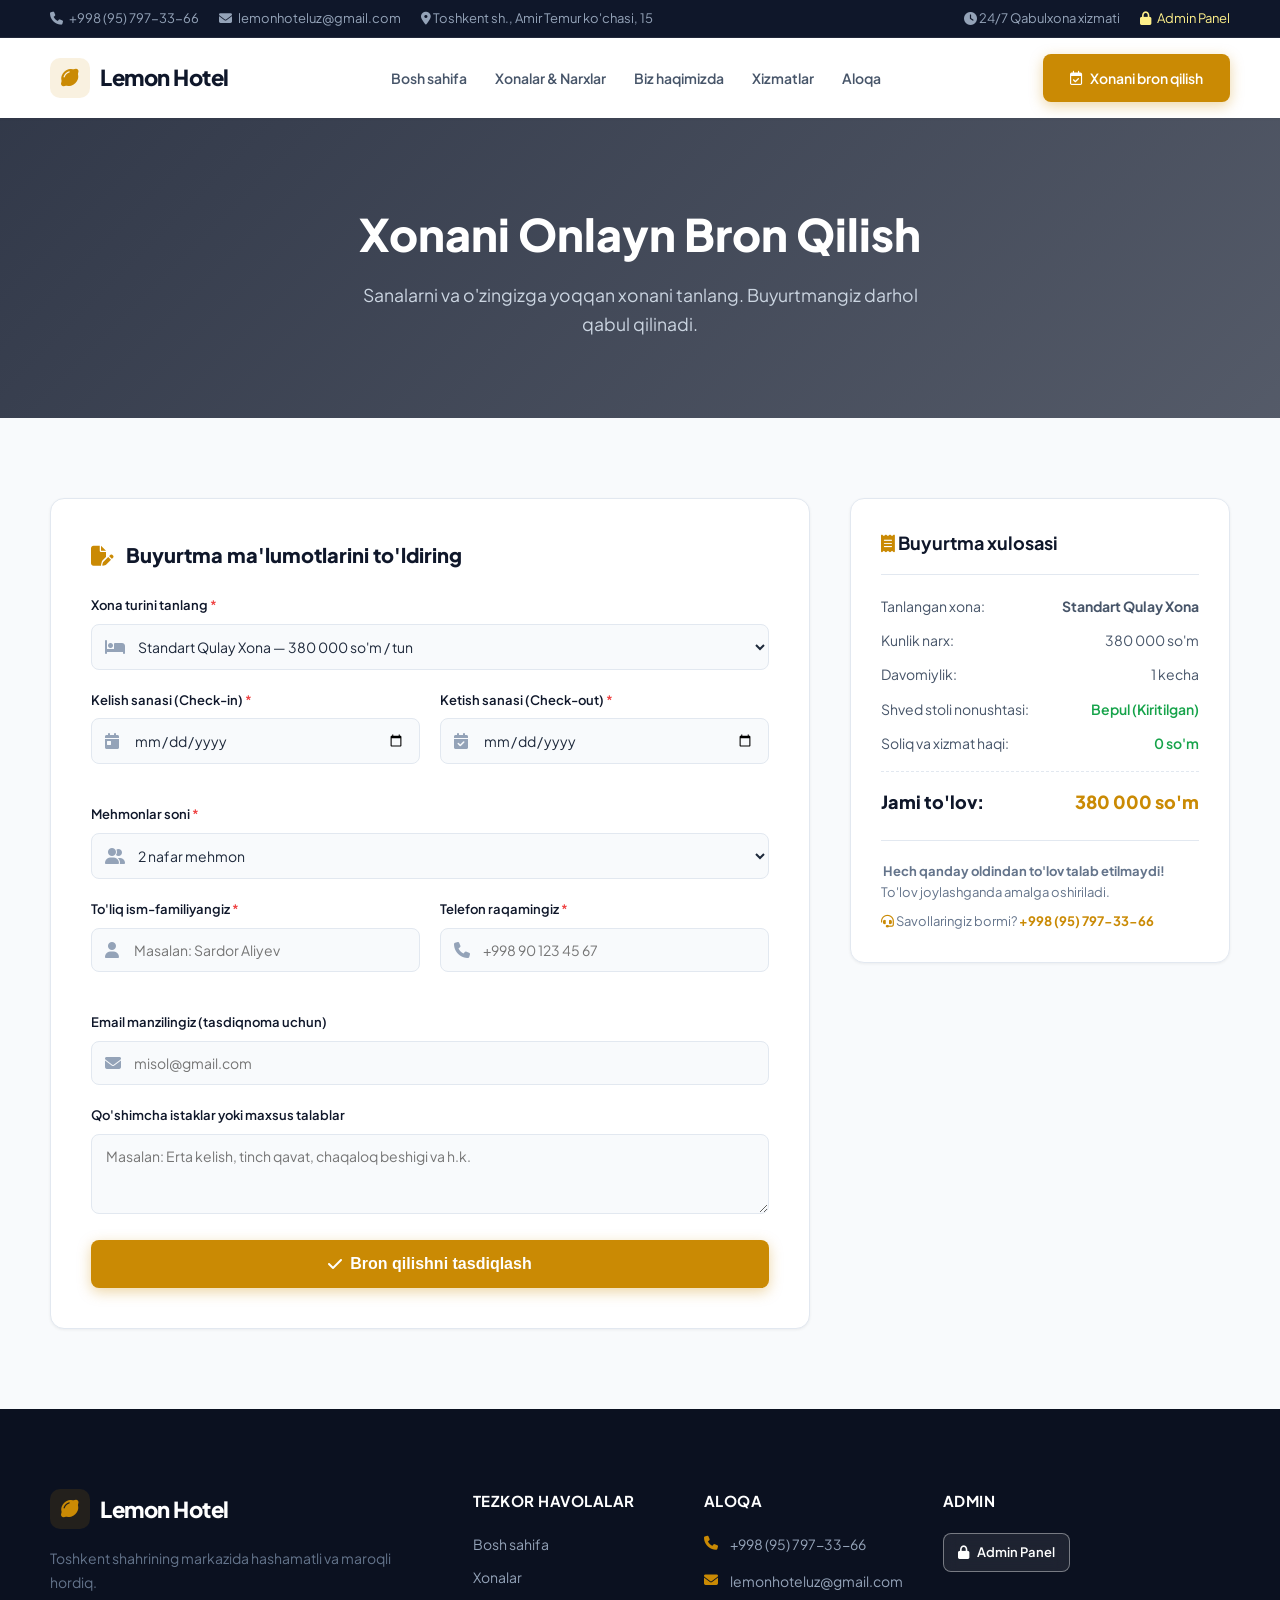
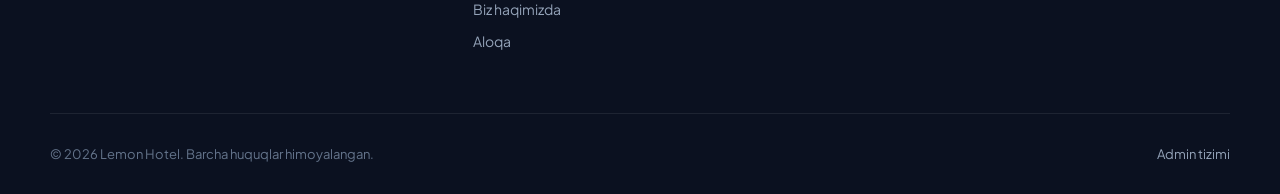
<file: booking.html>
<!DOCTYPE html>
<html lang="uz">
<head>
  <meta charset="UTF-8">
  <meta name="viewport" content="width=device-width, initial-scale=1.0">
  <title>Xonani bron qilish | Lemon Hotel</title>
  <meta name="description" content="Lemon Hotel xonalarini qulay va tezkor tarzda onlayn bron qiling.">

  <!-- Google Fonts: Plus Jakarta Sans -->
  <link rel="preconnect" href="https://fonts.googleapis.com">
  <link rel="preconnect" href="https://fonts.gstatic.com" crossorigin>
  <link href="https://fonts.googleapis.com/css2?family=Plus+Jakarta+Sans:wght@400;500;600;700;800&display=swap" rel="stylesheet">

  <!-- Font Awesome Icons -->
  <link rel="stylesheet" href="https://cdnjs.cloudflare.com/ajax/libs/font-awesome/6.4.0/css/all.min.css">

  <!-- Main Stylesheet -->
  <link rel="stylesheet" href="style.css">
</head>
<body>

  <!-- TOP BAR -->
  <div class="top-bar">
    <div class="container">
      <div class="top-bar-left">
        <a href="tel:+998957973366"><i class="fa-solid fa-phone"></i> +998 (95) 797-33-66</a>
        <a href="mailto:lemonhoteluz@gmail.com"><i class="fa-solid fa-envelope"></i> lemonhoteluz@gmail.com</a>
        <span><i class="fa-solid fa-location-dot"></i> Toshkent sh., Amir Temur ko'chasi, 15</span>
      </div>
      <div class="top-bar-right">
        <span><i class="fa-solid fa-clock"></i> 24/7 Qabulxona xizmati</span>
        <a href="admin.php" style="color: var(--primary-light);"><i class="fa-solid fa-lock"></i> Admin Panel</a>
      </div>
    </div>
  </div>

  <!-- NAVBAR -->
  <header class="header-nav">
    <div class="container nav-container">
      <a href="index.html" class="brand-logo">
        <div class="logo-icon"><i class="fa-solid fa-lemon"></i></div>
        <span>Lemon Hotel</span>
      </a>

      <nav class="nav-links" id="navLinks">
        <a href="index.html">Bosh sahifa</a>
        <a href="rooms.html">Xonalar & Narxlar</a>
        <a href="about.html">Biz haqimizda</a>
        <a href="index.html#services">Xizmatlar</a>
        <a href="contact.html">Aloqa</a>
      </nav>

      <div class="nav-actions">
        <a href="booking.html" class="btn btn-primary">
          <i class="fa-regular fa-calendar-check"></i> Xonani bron qilish
        </a>
        <button class="menu-toggle" id="menuToggle" aria-label="Menyu">
          <i class="fa-solid fa-bars"></i>
        </button>
      </div>
    </div>
  </header>

  <!-- PAGE HERO -->
  <section class="page-hero">
    <div class="container">
      <h1>Xonani Onlayn Bron Qilish</h1>
      <p>Sanalarni va o'zingizga yoqqan xonani tanlang. Buyurtmangiz darhol qabul qilinadi.</p>
    </div>
  </section>

  <!-- BOOKING SECTION -->
  <section class="booking-page-wrap">
    <div class="container">
      <div class="booking-layout-grid">
        <!-- Chap tomonda: Forma -->
        <div class="form-card">
          <h2 style="font-size: 20px; font-weight: 800; margin-bottom: 24px; color: var(--dark);">
            <i class="fa-solid fa-file-pen" style="color: var(--primary); margin-right: 8px;"></i> Buyurtma ma'lumotlarini to'ldiring
          </h2>

          <form id="mainBookingForm">
            <!-- 1. Xona turi -->
            <div class="form-group">
              <label for="room_type">Xona turini tanlang <span class="required">*</span></label>
              <div class="input-icon-wrap">
                <i class="fa-solid fa-bed"></i>
                <select id="room_type" name="room_type" required>
                  <option value="standard">Standart Qulay Xona — 380 000 so'm / tun</option>
                  <option value="deluxe">Deluxe Premium Xona — 580 000 so'm / tun</option>
                  <option value="suite">Luxe Biznes Suite — 890 000 so'm / tun</option>
                  <option value="family">Prezident Oilaviy Suite — 1 400 000 so'm / tun</option>
                </select>
              </div>
            </div>

            <!-- 2. Sanalar -->
            <div class="form-row">
              <div class="form-group">
                <label for="check_in">Kelish sanasi (Check-in) <span class="required">*</span></label>
                <div class="input-icon-wrap">
                  <i class="fa-solid fa-calendar-day"></i>
                  <input type="date" id="check_in" name="check_in" required>
                </div>
              </div>

              <div class="form-group">
                <label for="check_out">Ketish sanasi (Check-out) <span class="required">*</span></label>
                <div class="input-icon-wrap">
                  <i class="fa-solid fa-calendar-check"></i>
                  <input type="date" id="check_out" name="check_out" required>
                </div>
              </div>
            </div>

            <!-- 3. Mehmonlar soni -->
            <div class="form-group">
              <label for="guests_count">Mehmonlar soni <span class="required">*</span></label>
              <div class="input-icon-wrap">
                <i class="fa-solid fa-user-group"></i>
                <select id="guests_count" name="guests_count" required>
                  <option value="1">1 nafar mehmon</option>
                  <option value="2" selected>2 nafar mehmon</option>
                  <option value="3">3 nafar mehmon</option>
                  <option value="4">4+ nafar mehmon</option>
                </select>
              </div>
            </div>

            <!-- 4. Mijoz Ismi va Telefoni -->
            <div class="form-row">
              <div class="form-group">
                <label for="full_name">To'liq ism-familiyangiz <span class="required">*</span></label>
                <div class="input-icon-wrap">
                  <i class="fa-solid fa-user"></i>
                  <input type="text" id="full_name" name="full_name" placeholder="Masalan: Sardor Aliyev" required>
                </div>
              </div>

              <div class="form-group">
                <label for="phone">Telefon raqamingiz <span class="required">*</span></label>
                <div class="input-icon-wrap">
                  <i class="fa-solid fa-phone"></i>
                  <input type="tel" id="phone" name="phone" placeholder="+998 90 123 45 67" required>
                </div>
              </div>
            </div>

            <!-- 5. Email (Ixtiyoriy) -->
            <div class="form-group">
              <label for="email">Email manzilingiz (tasdiqnoma uchun)</label>
              <div class="input-icon-wrap">
                <i class="fa-solid fa-envelope"></i>
                <input type="email" id="email" name="email" placeholder="misol@gmail.com">
              </div>
            </div>

            <!-- 6. Qo'shimcha istaklar -->
            <div class="form-group">
              <label for="special_requests">Qo'shimcha istaklar yoki maxsus talablar</label>
              <textarea id="special_requests" name="special_requests" rows="3" placeholder="Masalan: Erta kelish, tinch qavat, chaqaloq beshigi va h.k."></textarea>
            </div>

            <button type="submit" class="btn btn-primary" id="submitBookingBtn" style="width: 100%; padding: 14px; font-size: 16px;">
              <i class="fa-solid fa-check"></i> Bron qilishni tasdiqlash
            </button>
          </form>
        </div>

        <!-- O'ng tomonda: Xulosa hisob-kitob kartasi -->
        <div class="booking-summary-col">
          <div class="booking-summary-card">
            <h3 class="summary-title"><i class="fa-solid fa-receipt" style="color: var(--primary);"></i> Buyurtma xulosasi</h3>
            
            <div class="summary-row">
              <span>Tanlangan xona:</span>
              <strong id="summary_room_name">Standart Qulay Xona</strong>
            </div>

            <div class="summary-row">
              <span>Kunlik narx:</span>
              <span id="summary_price_per_night">380 000 so'm</span>
            </div>

            <div class="summary-row">
              <span>Davomiylik:</span>
              <span id="summary_nights">1 kecha</span>
            </div>

            <div class="summary-row">
              <span>Shved stoli nonushtasi:</span>
              <span style="color: #16a34a; font-weight: 600;">Bepul (Kiritilgan)</span>
            </div>

            <div class="summary-row">
              <span>Soliq va xizmat haqi:</span>
              <span style="color: #16a34a; font-weight: 600;">0 so'm</span>
            </div>

            <div class="summary-row total">
              <span>Jami to'lov:</span>
              <span class="total-amount" id="summary_total_price">380 000 so'm</span>
            </div>

            <div style="margin-top: 24px; padding-top: 20px; border-top: 1px solid var(--border); font-size: 13px; color: var(--text-muted);">
              <p style="margin-bottom: 8px;"><i class="fa-solid fa-shield-check" style="color: #16a34a;"></i> <strong>Hech qanday oldindan to'lov talab etilmaydi!</strong> To'lov joylashganda amalga oshiriladi.</p>
              <p><i class="fa-solid fa-headset" style="color: var(--primary);"></i> Savollaringiz bormi? <a href="tel:+998957973366" style="color: var(--primary); font-weight: 700;">+998 (95) 797-33-66</a></p>
            </div>
          </div>
        </div>
      </div>
    </div>
  </section>

  <!-- Muvaffaqiyat modali -->
  <div class="modal-overlay" id="bookingSuccessModal">
    <div class="modal-card">
      <div class="modal-icon-success">
        <i class="fa-solid fa-check"></i>
      </div>
      <h3>Xona muvaffaqiyatli bron qilindi!</h3>
      <p>Hurmatli <strong id="modalClientName"></strong>, sizning xona buyurtmangiz qabul qilindi. Tez orada operatorimiz siz bilan bog'lanib, buyurtmani tasdiqlaydi.</p>

      <div class="modal-code-box">
        <span>Sizning buyurtma kodingiz:</span>
        <strong id="modalBookingCode">LH-XXXXX</strong>
      </div>

      <div style="text-align: left; background: #f8fafc; border-radius: 8px; padding: 14px; margin-bottom: 24px; font-size: 13px; color: var(--slate-600);">
        <div><strong>Xona:</strong> <span id="modalRoomName"></span></div>
        <div style="margin: 4px 0;"><strong>Sana:</strong> <span id="modalDates"></span></div>
        <div><strong>Jami summa:</strong> <span id="modalTotalPrice" style="color: var(--primary); font-weight: 700;"></span></div>
      </div>

      <div style="display: flex; gap: 10px;">
        <button class="btn btn-primary" onclick="closeBookingModal()" style="flex: 1;">
          Yopish
        </button>
        <a href="index.html" class="btn btn-dark" style="flex: 1;">
          Bosh sahifaga
        </a>
      </div>
    </div>
  </div>

  <!-- FOOTER -->
  <footer class="site-footer">
    <div class="container">
      <div class="footer-grid">
        <div class="footer-brand">
          <a href="index.html" class="brand-logo">
            <div class="logo-icon"><i class="fa-solid fa-lemon"></i></div>
            <span>Lemon Hotel</span>
          </a>
          <p>Toshkent shahrining markazida hashamatli va maroqli hordiq.</p>
        </div>
        <div class="footer-col">
          <h3>Tezkor havolalar</h3>
          <ul>
            <li><a href="index.html">Bosh sahifa</a></li>
            <li><a href="rooms.html">Xonalar</a></li>
            <li><a href="about.html">Biz haqimizda</a></li>
            <li><a href="contact.html">Aloqa</a></li>
          </ul>
        </div>
        <div class="footer-col">
          <h3>Aloqa</h3>
          <div class="footer-contact-item">
            <i class="fa-solid fa-phone"></i>
            <span>+998 (95) 797-33-66</span>
          </div>
          <div class="footer-contact-item">
            <i class="fa-solid fa-envelope"></i>
            <span>lemonhoteluz@gmail.com</span>
          </div>
        </div>
        <div class="footer-col">
          <h3>Admin</h3>
          <a href="admin.php" class="btn btn-outline" style="font-size: 13px; padding: 8px 14px;">
            <i class="fa-solid fa-lock"></i> Admin Panel
          </a>
        </div>
      </div>
      <div class="footer-bottom">
        <p>&copy; 2026 Lemon Hotel. Barcha huquqlar himoyalangan.</p>
        <div><a href="admin.php">Admin tizimi</a></div>
      </div>
    </div>
  </footer>

  <script src="main.js"></script>
</body>
</html>
</file>
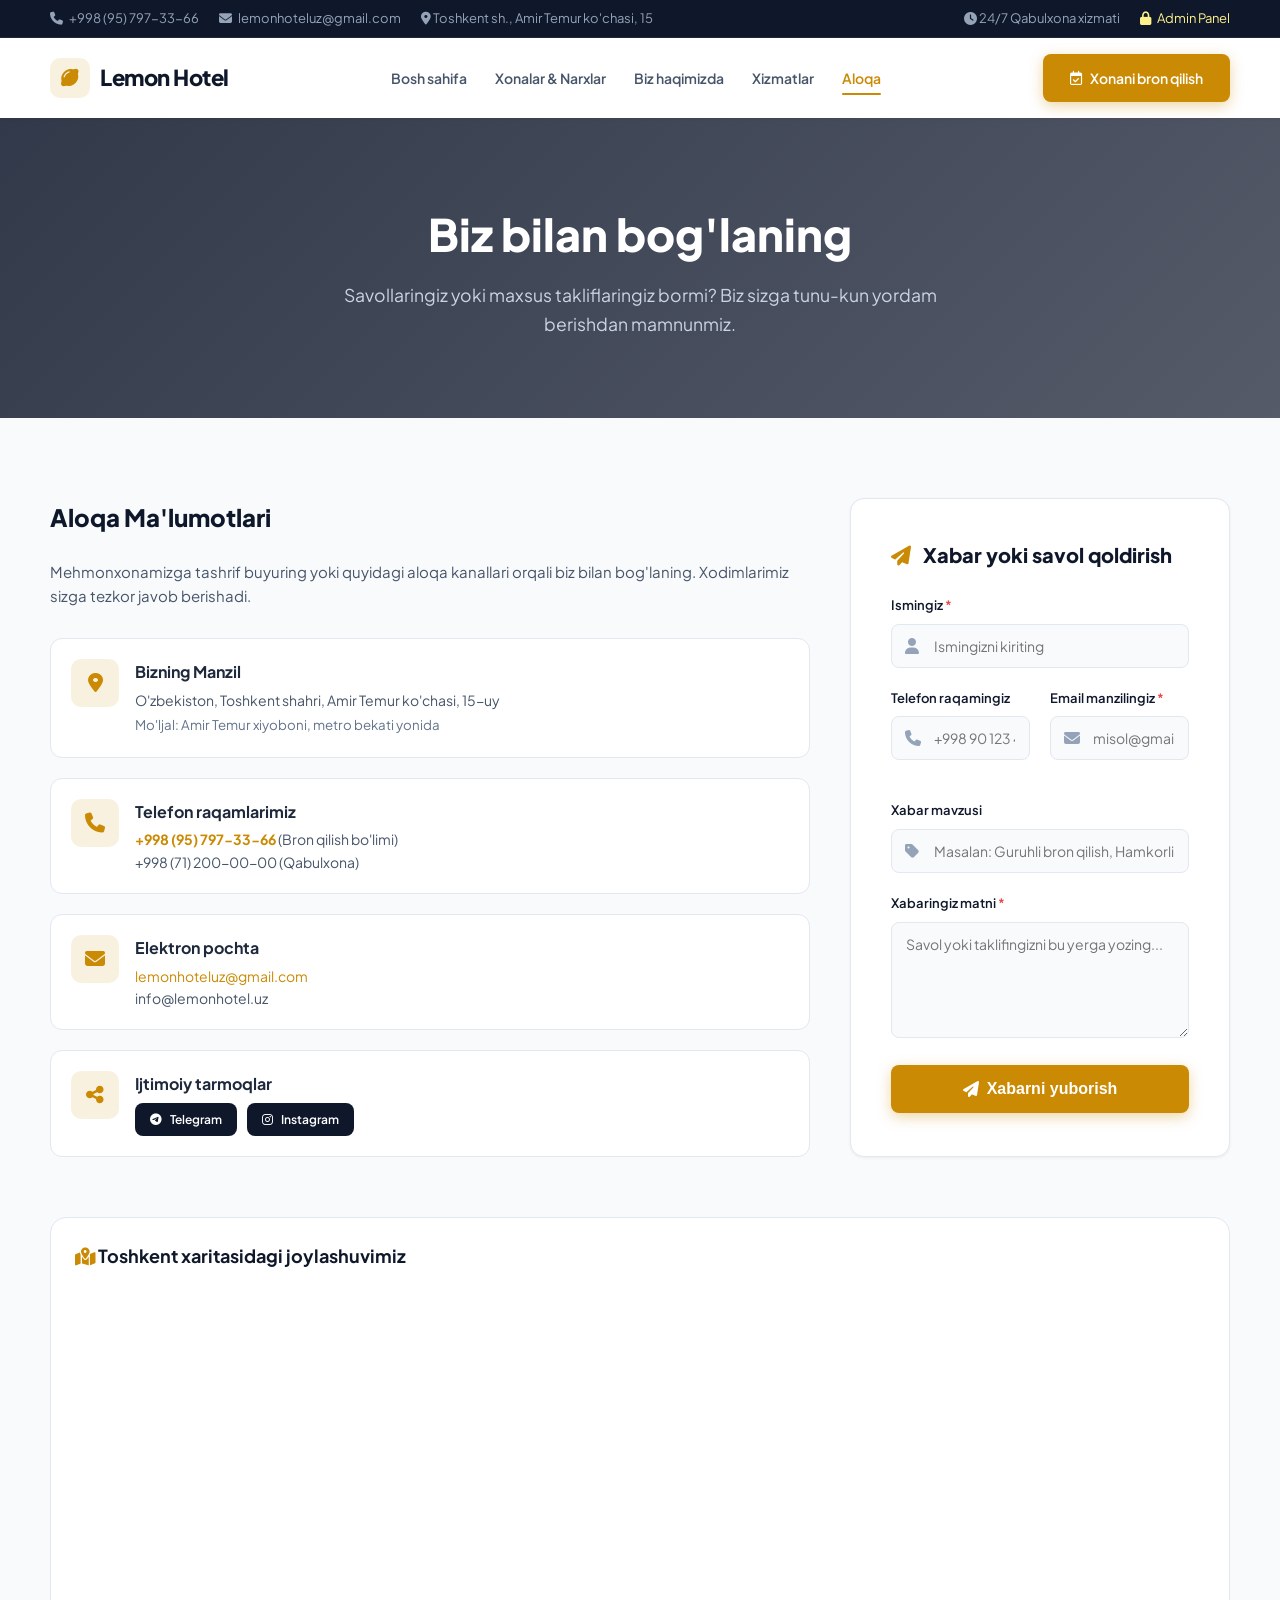
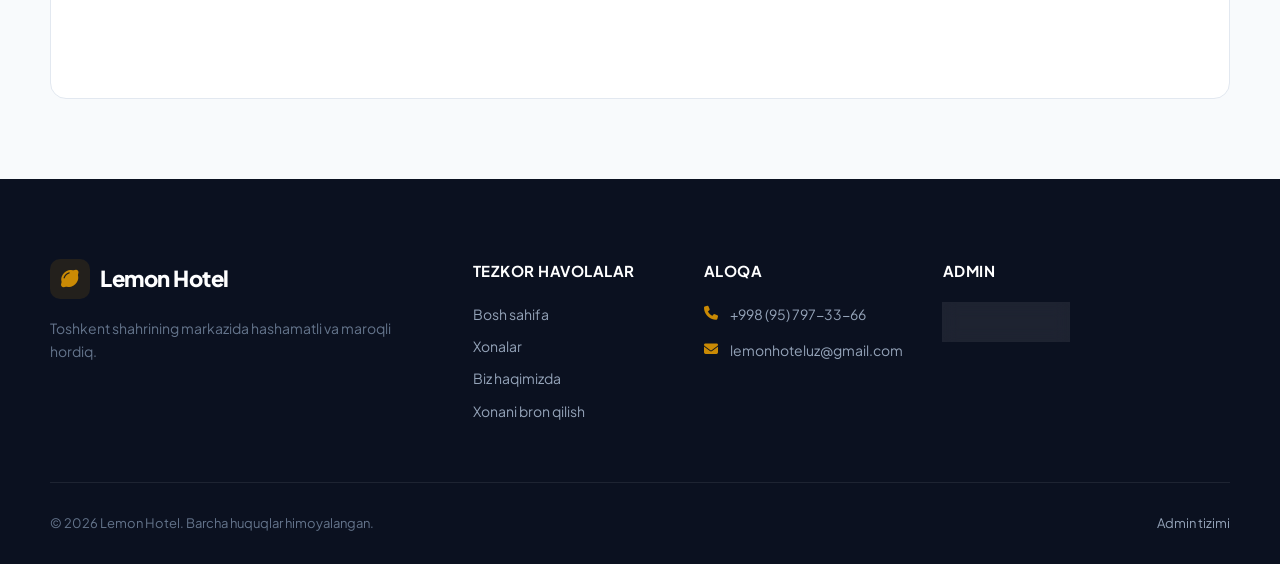
<file: contact.html>
<!DOCTYPE html>
<html lang="uz">
<head>
  <meta charset="UTF-8">
  <meta name="viewport" content="width=device-width, initial-scale=1.0">
  <title>Aloqa | Lemon Hotel</title>
  <meta name="description" content="Lemon Hotel bilan bog'lanish: telefon raqamlari, manzil, lokatsiya va qayta aloqa formasi.">

  <!-- Google Fonts: Plus Jakarta Sans -->
  <link rel="preconnect" href="https://fonts.googleapis.com">
  <link rel="preconnect" href="https://fonts.gstatic.com" crossorigin>
  <link href="https://fonts.googleapis.com/css2?family=Plus+Jakarta+Sans:wght@400;500;600;700;800&display=swap" rel="stylesheet">

  <!-- Font Awesome Icons -->
  <link rel="stylesheet" href="https://cdnjs.cloudflare.com/ajax/libs/font-awesome/6.4.0/css/all.min.css">

  <!-- Main Stylesheet -->
  <link rel="stylesheet" href="style.css">
</head>
<body>

  <!-- TOP BAR -->
  <div class="top-bar">
    <div class="container">
      <div class="top-bar-left">
        <a href="tel:+998957973366"><i class="fa-solid fa-phone"></i> +998 (95) 797-33-66</a>
        <a href="mailto:lemonhoteluz@gmail.com"><i class="fa-solid fa-envelope"></i> lemonhoteluz@gmail.com</a>
        <span><i class="fa-solid fa-location-dot"></i> Toshkent sh., Amir Temur ko'chasi, 15</span>
      </div>
      <div class="top-bar-right">
        <span><i class="fa-solid fa-clock"></i> 24/7 Qabulxona xizmati</span>
        <a href="admin.php" style="color: var(--primary-light);"><i class="fa-solid fa-lock"></i> Admin Panel</a>
      </div>
    </div>
  </div>

  <!-- NAVBAR -->
  <header class="header-nav">
    <div class="container nav-container">
      <a href="index.html" class="brand-logo">
        <div class="logo-icon"><i class="fa-solid fa-lemon"></i></div>
        <span>Lemon Hotel</span>
      </a>

      <nav class="nav-links" id="navLinks">
        <a href="index.html">Bosh sahifa</a>
        <a href="rooms.html">Xonalar & Narxlar</a>
        <a href="about.html">Biz haqimizda</a>
        <a href="index.html#services">Xizmatlar</a>
        <a href="contact.html" class="active">Aloqa</a>
      </nav>

      <div class="nav-actions">
        <a href="booking.html" class="btn btn-primary">
          <i class="fa-regular fa-calendar-check"></i> Xonani bron qilish
        </a>
        <button class="menu-toggle" id="menuToggle" aria-label="Menyu">
          <i class="fa-solid fa-bars"></i>
        </button>
      </div>
    </div>
  </header>

  <!-- PAGE HERO -->
  <section class="page-hero">
    <div class="container">
      <h1>Biz bilan bog'laning</h1>
      <p>Savollaringiz yoki maxsus takliflaringiz bormi? Biz sizga tunu-kun yordam berishdan mamnunmiz.</p>
    </div>
  </section>

  <!-- CONTACT SECTION -->
  <section class="contact-page-wrap">
    <div class="container">
      <div class="booking-layout-grid">
        <!-- Chap tomonda: Aloqa kartalari -->
        <div>
          <h2 style="font-size: 24px; font-weight: 800; margin-bottom: 24px; color: var(--dark);">
            Aloqa Ma'lumotlari
          </h2>
          <p style="color: var(--slate-600); margin-bottom: 30px; font-size: 15px;">
            Mehmonxonamizga tashrif buyuring yoki quyidagi aloqa kanallari orqali biz bilan bog'laning. Xodimlarimiz sizga tezkor javob berishadi.
          </p>

          <div style="display: flex; flex-direction: column; gap: 20px;">
            <!-- Manzil -->
            <div style="display: flex; gap: 16px; background: #fff; padding: 20px; border-radius: 12px; border: 1px solid var(--border);">
              <div style="width: 48px; height: 48px; border-radius: 10px; background: var(--primary-soft); color: var(--primary); display: flex; align-items: center; justify-content: center; font-size: 20px; flex-shrink: 0;">
                <i class="fa-solid fa-location-dot"></i>
              </div>
              <div>
                <h4 style="font-size: 16px; font-weight: 700; margin-bottom: 4px;">Bizning Manzil</h4>
                <p style="color: var(--slate-600); font-size: 14px;">O'zbekiston, Toshkent shahri, Amir Temur ko'chasi, 15-uy</p>
                <small style="color: var(--text-muted);">Mo'ljal: Amir Temur xiyoboni, metro bekati yonida</small>
              </div>
            </div>

            <!-- Telefon -->
            <div style="display: flex; gap: 16px; background: #fff; padding: 20px; border-radius: 12px; border: 1px solid var(--border);">
              <div style="width: 48px; height: 48px; border-radius: 10px; background: var(--primary-soft); color: var(--primary); display: flex; align-items: center; justify-content: center; font-size: 20px; flex-shrink: 0;">
                <i class="fa-solid fa-phone"></i>
              </div>
              <div>
                <h4 style="font-size: 16px; font-weight: 700; margin-bottom: 4px;">Telefon raqamlarimiz</h4>
                <p style="color: var(--slate-600); font-size: 14px;">
                  <a href="tel:+998957973366" style="color: var(--primary); font-weight: 700;">+998 (95) 797-33-66</a> (Bron qilish bo'limi)<br>
                  <a href="tel:+998712000000" style="color: var(--slate-600);">+998 (71) 200-00-00</a> (Qabulxona)
                </p>
              </div>
            </div>

            <!-- Email -->
            <div style="display: flex; gap: 16px; background: #fff; padding: 20px; border-radius: 12px; border: 1px solid var(--border);">
              <div style="width: 48px; height: 48px; border-radius: 10px; background: var(--primary-soft); color: var(--primary); display: flex; align-items: center; justify-content: center; font-size: 20px; flex-shrink: 0;">
                <i class="fa-solid fa-envelope"></i>
              </div>
              <div>
                <h4 style="font-size: 16px; font-weight: 700; margin-bottom: 4px;">Elektron pochta</h4>
                <p style="color: var(--slate-600); font-size: 14px;">
                  <a href="mailto:lemonhoteluz@gmail.com" style="color: var(--primary);">lemonhoteluz@gmail.com</a><br>
                  <a href="mailto:info@lemonhotel.uz" style="color: var(--slate-600);">info@lemonhotel.uz</a>
                </p>
              </div>
            </div>

            <!-- Ijtimoiy tarmoqlar -->
            <div style="display: flex; gap: 16px; background: #fff; padding: 20px; border-radius: 12px; border: 1px solid var(--border);">
              <div style="width: 48px; height: 48px; border-radius: 10px; background: var(--primary-soft); color: var(--primary); display: flex; align-items: center; justify-content: center; font-size: 20px; flex-shrink: 0;">
                <i class="fa-solid fa-share-nodes"></i>
              </div>
              <div>
                <h4 style="font-size: 16px; font-weight: 700; margin-bottom: 6px;">Ijtimoiy tarmoqlar</h4>
                <div style="display: flex; gap: 10px;">
                  <a href="https://t.me" target="_blank" class="btn btn-dark" style="padding: 6px 14px; font-size: 12px;">
                    <i class="fa-brands fa-telegram"></i> Telegram
                  </a>
                  <a href="https://instagram.com" target="_blank" class="btn btn-dark" style="padding: 6px 14px; font-size: 12px;">
                    <i class="fa-brands fa-instagram"></i> Instagram
                  </a>
                </div>
              </div>
            </div>
          </div>
        </div>

        <!-- O'ng tomonda: Xabar yuborish formasi -->
        <div class="form-card">
          <h2 style="font-size: 20px; font-weight: 800; margin-bottom: 24px; color: var(--dark);">
            <i class="fa-solid fa-paper-plane" style="color: var(--primary); margin-right: 8px;"></i> Xabar yoki savol qoldirish
          </h2>

          <div id="contactAlert" style="display: none; padding: 14px; border-radius: 8px; margin-bottom: 20px; font-size: 14px;"></div>

          <form id="mainContactForm">
            <div class="form-group">
              <label for="name">Ismingiz <span class="required">*</span></label>
              <div class="input-icon-wrap">
                <i class="fa-solid fa-user"></i>
                <input type="text" id="name" name="name" placeholder="Ismingizni kiriting" required>
              </div>
            </div>

            <div class="form-row">
              <div class="form-group">
                <label for="contact_phone">Telefon raqamingiz</label>
                <div class="input-icon-wrap">
                  <i class="fa-solid fa-phone"></i>
                  <input type="tel" id="contact_phone" name="phone" placeholder="+998 90 123 45 67">
                </div>
              </div>

              <div class="form-group">
                <label for="contact_email">Email manzilingiz <span class="required">*</span></label>
                <div class="input-icon-wrap">
                  <i class="fa-solid fa-envelope"></i>
                  <input type="email" id="contact_email" name="email" placeholder="misol@gmail.com" required>
                </div>
              </div>
            </div>

            <div class="form-group">
              <label for="subject">Xabar mavzusi</label>
              <div class="input-icon-wrap">
                <i class="fa-solid fa-tag"></i>
                <input type="text" id="subject" name="subject" placeholder="Masalan: Guruhli bron qilish, Hamkorlik">
              </div>
            </div>

            <div class="form-group">
              <label for="message">Xabaringiz matni <span class="required">*</span></label>
              <textarea id="message" name="message" rows="5" placeholder="Savol yoki taklifingizni bu yerga yozing..." required></textarea>
            </div>

            <button type="submit" class="btn btn-primary" id="submitContactBtn" style="width: 100%; padding: 14px; font-size: 16px;">
              <i class="fa-solid fa-paper-plane"></i> Xabarni yuborish
            </button>
          </form>
        </div>
      </div>

      <!-- Xarita bloki -->
      <div style="margin-top: 60px; background: #fff; border: 1px solid var(--border); border-radius: 16px; overflow: hidden; padding: 24px;">
        <h3 style="font-size: 18px; font-weight: 700; margin-bottom: 16px; color: var(--dark);">
          <i class="fa-solid fa-map-location-dot" style="color: var(--primary);"></i> Toshkent xaritasidagi joylashuvimiz
        </h3>
        <iframe 
          src="https://www.google.com/maps/embed?pb=!1m18!1m12!1m3!1d2996.88371360662!2d69.2797370765406!3d41.31115800071378!2m3!1f0!2f0!3f0!3m2!1i1024!2i768!4f13.1!3m3!1m2!1s0x38ae8b2931f41001%3A0xf039814380c504e9!2sAmir%20Temur%20Square!5e0!3m2!1sen!2s!4v1700000000000!5m2!1sen!2s" 
          width="100%" 
          height="380" 
          style="border:0; border-radius: 10px;" 
          allowfullscreen="" 
          loading="lazy">
        </iframe>
      </div>
    </div>
  </section>

  <!-- FOOTER -->
  <footer class="site-footer">
    <div class="container">
      <div class="footer-grid">
        <div class="footer-brand">
          <a href="index.html" class="brand-logo">
            <div class="logo-icon"><i class="fa-solid fa-lemon"></i></div>
            <span>Lemon Hotel</span>
          </a>
          <p>Toshkent shahrining markazida hashamatli va maroqli hordiq.</p>
        </div>
        <div class="footer-col">
          <h3>Tezkor havolalar</h3>
          <ul>
            <li><a href="index.html">Bosh sahifa</a></li>
            <li><a href="rooms.html">Xonalar</a></li>
            <li><a href="about.html">Biz haqimizda</a></li>
            <li><a href="booking.html">Xonani bron qilish</a></li>
          </ul>
        </div>
        <div class="footer-col">
          <h3>Aloqa</h3>
          <div class="footer-contact-item">
            <i class="fa-solid fa-phone"></i>
            <span>+998 (95) 797-33-66</span>
          </div>
          <div class="footer-contact-item">
            <i class="fa-solid fa-envelope"></i>
            <span>lemonhoteluz@gmail.com</span>
          </div>
        </div>
        <div class="footer-col">
          <h3>Admin</h3>
          <a href="admin.php" class="btn btn-outline" style="font-size: 13px; padding: 8px 14px;">
            <i class="fa-solid fa-lock"></i> Admin Panel
          </a>
        </div>
      </div>
      <div class="footer-bottom">
        <p>&copy; 2026 Lemon Hotel. Barcha huquqlar himoyalangan.</p>
        <div><a href="admin.php">Admin tizimi</a></div>
      </div>
    </div>
  </footer>

  <script src="main.js"></script>
</body>
</html>
</file>
<file: style.css>
/* ==========================================================================
   LEMON HOTEL - LUXURY & MODERN RESORT STYLESHEET
   ========================================================================== */

:root {
  --primary: #ca8a04;
  --primary-hover: #a16207;
  --primary-light: #fef08a;
  --primary-soft: rgba(202, 138, 4, 0.12);
  --dark: #0f172a;
  --dark-light: #1e293b;
  --slate-600: #475569;
  --slate-400: #94a3b8;
  --slate-100: #f1f5f9;
  --bg-light: #f8fafc;
  --white: #ffffff;
  --text-main: #1e293b;
  --text-muted: #64748b;
  --border: #e2e8f0;
  --radius-sm: 8px;
  --radius-md: 14px;
  --radius-lg: 20px;
  --radius-full: 9999px;
  --shadow-sm: 0 1px 3px rgba(0, 0, 0, 0.06);
  --shadow-md: 0 10px 25px -5px rgba(0, 0, 0, 0.08), 0 8px 10px -6px rgba(0, 0, 0, 0.05);
  --shadow-lg: 0 20px 35px -5px rgba(0, 0, 0, 0.12), 0 10px 15px -5px rgba(0, 0, 0, 0.06);
  --transition: all 0.3s cubic-bezier(0.4, 0, 0.2, 1);
}

/* Base & Reset */
* {
  margin: 0;
  padding: 0;
  box-sizing: border-box;
}

html {
  scroll-behavior: smooth;
  font-size: 16px;
}

body {
  font-family: 'Plus Jakarta Sans', -apple-system, BlinkMacSystemFont, 'Segoe UI', Roboto, sans-serif;
  color: var(--text-main);
  background-color: var(--bg-light);
  line-height: 1.6;
  overflow-x: hidden;
}

img {
  max-width: 100%;
  height: auto;
  display: block;
}

a {
  text-decoration: none;
  color: inherit;
  transition: var(--transition);
}

ul {
  list-style: none;
}

.container {
  width: 100%;
  max-width: 1220px;
  margin: 0 auto;
  padding: 0 20px;
}

/* Typography Helpers */
.text-primary { color: var(--primary) !important; }
.text-center { text-align: center; }

.section-tag {
  display: inline-flex;
  align-items: center;
  gap: 8px;
  padding: 6px 14px;
  background: var(--primary-soft);
  color: var(--primary);
  font-size: 12px;
  font-weight: 700;
  text-transform: uppercase;
  letter-spacing: 1.5px;
  border-radius: var(--radius-full);
  margin-bottom: 12px;
}

.section-title {
  font-size: 2.3rem;
  font-weight: 800;
  color: var(--dark);
  line-height: 1.25;
  margin-bottom: 16px;
  letter-spacing: -0.5px;
}

.section-subtitle {
  font-size: 1.05rem;
  color: var(--text-muted);
  max-width: 650px;
  margin: 0 auto;
}

/* Buttons */
.btn {
  display: inline-flex;
  align-items: center;
  justify-content: center;
  gap: 8px;
  padding: 12px 26px;
  font-size: 14px;
  font-weight: 600;
  border-radius: var(--radius-sm);
  cursor: pointer;
  transition: var(--transition);
  border: 1px solid transparent;
}

.btn-primary {
  background-color: var(--primary);
  color: var(--white);
  box-shadow: 0 4px 14px rgba(202, 138, 4, 0.35);
}

.btn-primary:hover {
  background-color: var(--primary-hover);
  transform: translateY(-2px);
  box-shadow: 0 6px 20px rgba(202, 138, 4, 0.45);
}

.btn-outline {
  border-color: rgba(255, 255, 255, 0.4);
  color: var(--white);
  background: rgba(255, 255, 255, 0.08);
  backdrop-filter: blur(8px);
}

.btn-outline:hover {
  background: var(--white);
  color: var(--dark);
  border-color: var(--white);
}

.btn-dark {
  background: var(--dark);
  color: var(--white);
}

.btn-dark:hover {
  background: var(--dark-light);
  transform: translateY(-2px);
}

/* ================= Top Bar ================= */
.top-bar {
  background-color: var(--dark);
  color: var(--slate-400);
  font-size: 13px;
  padding: 8px 0;
  border-bottom: 1px solid rgba(255, 255, 255, 0.08);
}

.top-bar .container {
  display: flex;
  justify-content: space-between;
  align-items: center;
}

.top-bar-left, .top-bar-right {
  display: flex;
  align-items: center;
  gap: 20px;
}

.top-bar a {
  color: var(--slate-400);
  display: inline-flex;
  align-items: center;
  gap: 6px;
}

.top-bar a:hover {
  color: var(--primary-light);
}

/* ================= Navbar ================= */
.header-nav {
  position: sticky;
  top: 0;
  left: 0;
  width: 100%;
  background: rgba(255, 255, 255, 0.95);
  backdrop-filter: blur(12px);
  z-index: 1000;
  box-shadow: var(--shadow-sm);
  transition: var(--transition);
}

.nav-container {
  display: flex;
  align-items: center;
  justify-content: space-between;
  height: 80px;
}

.brand-logo {
  display: flex;
  align-items: center;
  gap: 10px;
  font-size: 22px;
  font-weight: 800;
  color: var(--dark);
  letter-spacing: -0.5px;
}

.brand-logo .logo-icon {
  width: 40px;
  height: 40px;
  background: var(--primary-soft);
  color: var(--primary);
  border-radius: 10px;
  display: flex;
  align-items: center;
  justify-content: center;
  font-size: 20px;
}

.nav-links {
  display: flex;
  align-items: center;
  gap: 28px;
}

.nav-links a {
  font-size: 14px;
  font-weight: 600;
  color: var(--slate-600);
  position: relative;
  padding: 6px 0;
}

.nav-links a:hover,
.nav-links a.active {
  color: var(--primary);
}

.nav-links a.active::after {
  content: '';
  position: absolute;
  bottom: 0;
  left: 0;
  width: 100%;
  height: 2px;
  background-color: var(--primary);
  border-radius: 2px;
}

.nav-actions {
  display: flex;
  align-items: center;
  gap: 14px;
}

.menu-toggle {
  display: none;
  background: transparent;
  border: none;
  font-size: 24px;
  color: var(--dark);
  cursor: pointer;
}

/* ================= Hero Section ================= */
.hero-section {
  position: relative;
  min-height: 85vh;
  display: flex;
  align-items: center;
  background: linear-gradient(135deg, rgba(15, 23, 42, 0.85) 0%, rgba(15, 23, 42, 0.6) 100%),
              url('https://images.unsplash.com/photo-1542314831-068cd1dbfeeb?auto=format&fit=crop&w=1920&q=80') center center / cover no-repeat;
  color: var(--white);
  padding: 80px 0 100px;
}

.hero-content {
  max-width: 760px;
  text-align: left;
}

.hero-badge {
  display: inline-flex;
  align-items: center;
  gap: 8px;
  padding: 6px 16px;
  background: rgba(254, 240, 138, 0.2);
  border: 1px solid rgba(254, 240, 138, 0.35);
  color: var(--primary-light);
  font-size: 13px;
  font-weight: 700;
  text-transform: uppercase;
  letter-spacing: 1.2px;
  border-radius: var(--radius-full);
  margin-bottom: 20px;
}

.hero-title {
  font-size: 3.5rem;
  font-weight: 800;
  line-height: 1.15;
  margin-bottom: 20px;
  letter-spacing: -1px;
}

.hero-desc {
  font-size: 1.15rem;
  color: #cbd5e1;
  line-height: 1.7;
  margin-bottom: 34px;
}

.hero-buttons {
  display: flex;
  gap: 16px;
  flex-wrap: wrap;
}

/* Quick Booking Widget in Hero */
.booking-widget-wrapper {
  margin-top: -50px;
  position: relative;
  z-index: 20;
}

.quick-booking-card {
  background: var(--white);
  border-radius: var(--radius-md);
  padding: 24px 30px;
  box-shadow: var(--shadow-lg);
  border: 1px solid var(--border);
}

.quick-booking-form {
  display: grid;
  grid-template-columns: repeat(4, 1fr) auto;
  gap: 16px;
  align-items: flex-end;
}

.widget-group label {
  display: block;
  font-size: 12px;
  font-weight: 700;
  text-transform: uppercase;
  color: var(--text-muted);
  margin-bottom: 6px;
  letter-spacing: 0.5px;
}

.widget-group .input-wrapper {
  position: relative;
  display: flex;
  align-items: center;
}

.widget-group .input-wrapper i {
  position: absolute;
  left: 12px;
  color: var(--primary);
  font-size: 14px;
}

.widget-group select,
.widget-group input {
  width: 100%;
  padding: 12px 12px 12px 36px;
  border: 1px solid var(--border);
  border-radius: var(--radius-sm);
  font-size: 14px;
  font-weight: 500;
  color: var(--text-dark);
  outline: none;
  background: var(--bg-light);
  transition: var(--transition);
}

.widget-group select:focus,
.widget-group input:focus {
  border-color: var(--primary);
  background: var(--white);
  box-shadow: 0 0 0 3px rgba(202, 138, 4, 0.12);
}

/* ================= Stats Section ================= */
.stats-section {
  padding: 60px 0;
  background: var(--white);
  border-bottom: 1px solid var(--border);
}

.stats-container {
  display: grid;
  grid-template-columns: repeat(4, 1fr);
  gap: 30px;
  text-align: center;
}

.stat-item h3 {
  font-size: 2.5rem;
  font-weight: 800;
  color: var(--primary);
  margin-bottom: 4px;
}

.stat-item p {
  color: var(--text-muted);
  font-size: 14px;
  font-weight: 600;
}

/* ================= About Section ================= */
.about-section {
  padding: 100px 0;
}

.about-grid {
  display: grid;
  grid-template-columns: 1fr 1fr;
  gap: 60px;
  align-items: center;
}

.about-image-col {
  position: relative;
}

.about-main-img {
  border-radius: var(--radius-lg);
  box-shadow: var(--shadow-lg);
  width: 100%;
  height: 480px;
  object-fit: cover;
}

.experience-badge {
  position: absolute;
  bottom: -20px;
  right: -20px;
  background: var(--dark);
  color: var(--white);
  padding: 24px;
  border-radius: var(--radius-md);
  box-shadow: var(--shadow-lg);
  border-left: 5px solid var(--primary);
  text-align: center;
}

.experience-badge .exp-num {
  font-size: 2.4rem;
  font-weight: 800;
  color: var(--primary-light);
  line-height: 1;
}

.experience-badge .exp-text {
  font-size: 12px;
  text-transform: uppercase;
  letter-spacing: 1px;
  margin-top: 4px;
  color: #94a3b8;
}

.about-content-col .section-title {
  margin-bottom: 20px;
}

.about-content-col p {
  color: var(--slate-600);
  margin-bottom: 20px;
  font-size: 15px;
}

.about-features {
  display: grid;
  grid-template-columns: 1fr 1fr;
  gap: 16px;
  margin: 28px 0;
}

.feature-check {
  display: flex;
  align-items: center;
  gap: 10px;
  font-size: 14px;
  font-weight: 600;
  color: var(--dark);
}

.feature-check i {
  color: var(--primary);
  background: var(--primary-soft);
  width: 24px;
  height: 24px;
  border-radius: 50%;
  display: flex;
  align-items: center;
  justify-content: center;
  font-size: 12px;
}

/* ================= Rooms Section ================= */
.rooms-section {
  padding: 100px 0;
  background: var(--white);
}

.rooms-header {
  margin-bottom: 50px;
}

.rooms-grid {
  display: grid;
  grid-template-columns: repeat(auto-fit, minmax(280px, 1fr));
  gap: 30px;
}

.room-card {
  background: var(--white);
  border: 1px solid var(--border);
  border-radius: var(--radius-md);
  overflow: hidden;
  transition: var(--transition);
  display: flex;
  flex-direction: column;
}

.room-card:hover {
  transform: translateY(-6px);
  box-shadow: var(--shadow-lg);
  border-color: rgba(202, 138, 4, 0.3);
}

.room-image-wrap {
  position: relative;
  height: 230px;
  overflow: hidden;
}

.room-image-wrap img {
  width: 100%;
  height: 100%;
  object-fit: cover;
  transition: transform 0.5s ease;
}

.room-card:hover .room-image-wrap img {
  transform: scale(1.05);
}

.room-price-badge {
  position: absolute;
  bottom: 12px;
  right: 12px;
  background: rgba(15, 23, 42, 0.85);
  backdrop-filter: blur(8px);
  color: var(--white);
  padding: 6px 12px;
  border-radius: var(--radius-sm);
  font-size: 13px;
  font-weight: 700;
  border: 1px solid rgba(255, 255, 255, 0.15);
}

.room-price-badge span {
  color: var(--primary-light);
  font-size: 15px;
}

.room-body {
  padding: 24px;
  display: flex;
  flex-direction: column;
  flex-grow: 1;
}

.room-title {
  font-size: 1.25rem;
  font-weight: 700;
  color: var(--dark);
  margin-bottom: 8px;
}

.room-specs {
  display: flex;
  align-items: center;
  gap: 16px;
  color: var(--text-muted);
  font-size: 13px;
  margin-bottom: 14px;
  padding-bottom: 14px;
  border-bottom: 1px solid var(--border);
}

.room-specs span {
  display: inline-flex;
  align-items: center;
  gap: 6px;
}

.room-desc {
  color: var(--slate-600);
  font-size: 14px;
  margin-bottom: 20px;
  flex-grow: 1;
}

.room-amenities {
  display: flex;
  flex-wrap: wrap;
  gap: 6px;
  margin-bottom: 20px;
}

.amenity-pill {
  background: var(--bg-light);
  color: var(--slate-600);
  font-size: 11px;
  font-weight: 600;
  padding: 4px 8px;
  border-radius: 4px;
  border: 1px solid var(--border);
}

.room-actions {
  display: flex;
  gap: 10px;
}

.room-actions .btn {
  width: 100%;
}

/* ================= Amenities / Services Section ================= */
.services-section {
  padding: 100px 0;
  background: var(--bg-light);
}

.services-grid {
  display: grid;
  grid-template-columns: repeat(auto-fit, minmax(260px, 1fr));
  gap: 24px;
  margin-top: 50px;
}

.service-card {
  background: var(--white);
  padding: 30px;
  border-radius: var(--radius-md);
  border: 1px solid var(--border);
  transition: var(--transition);
  text-align: left;
}

.service-card:hover {
  transform: translateY(-4px);
  border-color: var(--primary);
  box-shadow: var(--shadow-md);
}

.service-icon {
  width: 56px;
  height: 56px;
  background: var(--primary-soft);
  color: var(--primary);
  border-radius: var(--radius-sm);
  display: flex;
  align-items: center;
  justify-content: center;
  font-size: 24px;
  margin-bottom: 20px;
}

.service-card h3 {
  font-size: 1.15rem;
  font-weight: 700;
  margin-bottom: 10px;
  color: var(--dark);
}

.service-card p {
  font-size: 14px;
  color: var(--text-muted);
}

/* ================= Testimonials ================= */
.testimonials-section {
  padding: 100px 0;
  background: var(--white);
}

.testimonials-grid {
  display: grid;
  grid-template-columns: repeat(auto-fit, minmax(300px, 1fr));
  gap: 30px;
  margin-top: 50px;
}

.testimonial-card {
  background: var(--bg-light);
  padding: 32px;
  border-radius: var(--radius-md);
  border: 1px solid var(--border);
  display: flex;
  flex-direction: column;
}

.stars {
  color: #f59e0b;
  margin-bottom: 14px;
  font-size: 14px;
}

.testimonial-card p {
  color: var(--slate-600);
  font-size: 14px;
  font-style: italic;
  margin-bottom: 24px;
  flex-grow: 1;
}

.client-meta {
  display: flex;
  align-items: center;
  gap: 12px;
}

.client-avatar {
  width: 44px;
  height: 44px;
  border-radius: 50%;
  object-fit: cover;
}

.client-info h4 {
  font-size: 14px;
  font-weight: 700;
  color: var(--dark);
}

.client-info span {
  font-size: 12px;
  color: var(--text-muted);
}

/* ================= FAQ Section ================= */
.faq-section {
  padding: 100px 0;
  background: var(--bg-light);
}

.faq-wrapper {
  max-width: 800px;
  margin: 40px auto 0;
  display: flex;
  flex-direction: column;
  gap: 14px;
}

.faq-item {
  background: var(--white);
  border: 1px solid var(--border);
  border-radius: var(--radius-sm);
  overflow: hidden;
  transition: var(--transition);
}

.faq-question {
  padding: 18px 22px;
  cursor: pointer;
  display: flex;
  justify-content: space-between;
  align-items: center;
  font-weight: 700;
  font-size: 15px;
  color: var(--dark);
}

.faq-question i {
  color: var(--primary);
  transition: transform 0.3s;
}

.faq-answer {
  max-height: 0;
  overflow: hidden;
  transition: max-height 0.35s ease;
  background: #fafafa;
}

.faq-answer p {
  padding: 0 22px 18px;
  font-size: 14px;
  color: var(--slate-600);
}

.faq-item.active .faq-answer {
  max-height: 200px;
}

.faq-item.active .faq-question i {
  transform: rotate(180deg);
}

/* ================= CTA Banner ================= */
.cta-banner {
  background: linear-gradient(135deg, var(--dark) 0%, #1e293b 100%);
  color: var(--white);
  padding: 70px 0;
  text-align: center;
}

.cta-banner h2 {
  font-size: 2.2rem;
  font-weight: 800;
  margin-bottom: 14px;
}

.cta-banner p {
  color: #94a3b8;
  max-width: 600px;
  margin: 0 auto 30px;
}

/* ================= Footer ================= */
.site-footer {
  background-color: #0b1120;
  color: #94a3b8;
  padding: 80px 0 30px;
  font-size: 14px;
}

.footer-grid {
  display: grid;
  grid-template-columns: 2fr 1fr 1fr 1.5fr;
  gap: 40px;
  margin-bottom: 60px;
}

.footer-brand .brand-logo {
  color: var(--white);
  margin-bottom: 18px;
}

.footer-brand p {
  line-height: 1.7;
  margin-bottom: 24px;
  color: #64748b;
}

.social-links {
  display: flex;
  gap: 10px;
}

.social-links a {
  width: 38px;
  height: 38px;
  border-radius: 8px;
  background: rgba(255, 255, 255, 0.06);
  color: #cbd5e1;
  display: flex;
  align-items: center;
  justify-content: center;
  transition: var(--transition);
}

.social-links a:hover {
  background: var(--primary);
  color: var(--white);
  transform: translateY(-2px);
}

.footer-col h3 {
  color: var(--white);
  font-size: 15px;
  font-weight: 700;
  margin-bottom: 20px;
  text-transform: uppercase;
  letter-spacing: 0.5px;
}

.footer-col ul {
  display: flex;
  flex-direction: column;
  gap: 10px;
}

.footer-col a:hover {
  color: var(--primary-light);
  padding-left: 4px;
}

.footer-contact-item {
  display: flex;
  gap: 12px;
  margin-bottom: 14px;
}

.footer-contact-item i {
  color: var(--primary);
  margin-top: 3px;
}

.footer-bottom {
  border-top: 1px solid rgba(255, 255, 255, 0.08);
  padding-top: 30px;
  display: flex;
  justify-content: space-between;
  align-items: center;
  font-size: 13px;
  color: #64748b;
}

.footer-bottom a {
  color: #94a3b8;
}

.footer-bottom a:hover {
  color: var(--white);
}

/* ================= PAGE HERO (About, Contact, Rooms, Booking) ================= */
.page-hero {
  background: linear-gradient(135deg, rgba(15, 23, 42, 0.85) 0%, rgba(15, 23, 42, 0.7) 100%),
              url('https://images.unsplash.com/photo-1571896349842-33c89424de2d?auto=format&fit=crop&w=1920&q=80') center center / cover no-repeat;
  color: var(--white);
  padding: 80px 0;
  text-align: center;
}

.page-hero h1 {
  font-size: 2.8rem;
  font-weight: 800;
  margin-bottom: 12px;
}

.page-hero p {
  color: #cbd5e1;
  font-size: 1.1rem;
  max-width: 600px;
  margin: 0 auto;
}

/* ================= BOOKING & CONTACT FORM STYLES ================= */
.booking-page-wrap,
.contact-page-wrap {
  padding: 80px 0;
}

.booking-layout-grid {
  display: grid;
  grid-template-columns: 2fr 1fr;
  gap: 40px;
}

.form-card {
  background: var(--white);
  padding: 40px;
  border-radius: var(--radius-md);
  border: 1px solid var(--border);
  box-shadow: var(--shadow-sm);
}

.form-row {
  display: grid;
  grid-template-columns: 1fr 1fr;
  gap: 20px;
  margin-bottom: 20px;
}

.form-group {
  margin-bottom: 20px;
}

.form-group label {
  display: block;
  font-size: 13px;
  font-weight: 600;
  color: var(--dark);
  margin-bottom: 8px;
}

.form-group label span.required {
  color: #ef4444;
}

.input-icon-wrap {
  position: relative;
}

.input-icon-wrap i {
  position: absolute;
  left: 14px;
  top: 50%;
  transform: translateY(-50%);
  color: var(--slate-400);
}

.form-group input,
.form-group select,
.form-group textarea {
  width: 100%;
  padding: 12px 14px 12px 42px;
  border: 1px solid var(--border);
  border-radius: var(--radius-sm);
  font-size: 14px;
  font-family: inherit;
  color: var(--text-dark);
  outline: none;
  background: var(--bg-light);
  transition: var(--transition);
}

.form-group textarea {
  padding-left: 14px;
  resize: vertical;
}

.form-group input:focus,
.form-group select:focus,
.form-group textarea:focus {
  border-color: var(--primary);
  background: var(--white);
  box-shadow: 0 0 0 3px rgba(202, 138, 4, 0.12);
}

/* Booking summary sidebar */
.booking-summary-card {
  background: var(--white);
  border: 1px solid var(--border);
  border-radius: var(--radius-md);
  padding: 30px;
  box-shadow: var(--shadow-sm);
  position: sticky;
  top: 100px;
}

.summary-title {
  font-size: 18px;
  font-weight: 700;
  color: var(--dark);
  padding-bottom: 16px;
  border-bottom: 1px solid var(--border);
  margin-bottom: 20px;
}

.summary-row {
  display: flex;
  justify-content: space-between;
  margin-bottom: 12px;
  font-size: 14px;
  color: var(--slate-600);
}

.summary-row.total {
  border-top: 1px dashed var(--border);
  padding-top: 16px;
  margin-top: 16px;
  font-size: 18px;
  font-weight: 800;
  color: var(--dark);
}

.summary-row.total span.total-amount {
  color: var(--primary);
}

/* Modal Popup */
.modal-overlay {
  position: fixed;
  top: 0;
  left: 0;
  width: 100%;
  height: 100%;
  background: rgba(15, 23, 42, 0.7);
  backdrop-filter: blur(4px);
  z-index: 2000;
  display: none;
  align-items: center;
  justify-content: center;
  padding: 20px;
}

.modal-card {
  background: var(--white);
  width: 100%;
  max-width: 500px;
  border-radius: var(--radius-md);
  padding: 36px;
  text-align: center;
  box-shadow: var(--shadow-lg);
  position: relative;
  animation: modalScale 0.3s ease;
}

@keyframes modalScale {
  from { transform: scale(0.9); opacity: 0; }
  to { transform: scale(1); opacity: 1; }
}

.modal-icon-success {
  width: 64px;
  height: 64px;
  background: #dcfce7;
  color: #16a34a;
  border-radius: 50%;
  display: inline-flex;
  align-items: center;
  justify-content: center;
  font-size: 28px;
  margin-bottom: 20px;
}

.modal-card h3 {
  font-size: 22px;
  font-weight: 800;
  color: var(--dark);
  margin-bottom: 8px;
}

.modal-card p {
  color: var(--slate-600);
  font-size: 14px;
  margin-bottom: 24px;
}

.modal-code-box {
  background: var(--bg-light);
  border: 1px dashed var(--primary);
  border-radius: var(--radius-sm);
  padding: 14px;
  margin-bottom: 24px;
}

.modal-code-box span {
  font-size: 12px;
  color: var(--text-muted);
  text-transform: uppercase;
  display: block;
  margin-bottom: 4px;
}

.modal-code-box strong {
  font-size: 22px;
  color: var(--primary);
  letter-spacing: 2px;
}

/* ================= Responsive Styles ================= */
@media (max-width: 1024px) {
  .hero-title { font-size: 2.8rem; }
  .quick-booking-form { grid-template-columns: repeat(2, 1fr); }
  .quick-booking-form .btn { grid-column: span 2; }
  .about-grid { grid-template-columns: 1fr; gap: 40px; }
  .footer-grid { grid-template-columns: 1fr 1fr; }
  .booking-layout-grid { grid-template-columns: 1fr; }
}

@media (max-width: 768px) {
  .top-bar { display: none; }
  .menu-toggle { display: block; }
  .nav-links {
    position: absolute;
    top: 80px;
    left: 0;
    width: 100%;
    background: var(--white);
    flex-direction: column;
    padding: 24px;
    gap: 16px;
    box-shadow: var(--shadow-md);
    display: none;
    border-top: 1px solid var(--border);
  }
  .nav-links.show { display: flex; }
  .nav-actions .btn { display: none; }
  .hero-title { font-size: 2.2rem; }
  .quick-booking-form { grid-template-columns: 1fr; }
  .quick-booking-form .btn { grid-column: auto; }
  .stats-container { grid-template-columns: 1fr 1fr; gap: 20px; }
  .form-row { grid-template-columns: 1fr; }
  .footer-grid { grid-template-columns: 1fr; }
  .footer-bottom { flex-direction: column; gap: 12px; text-align: center; }
}
</file>
